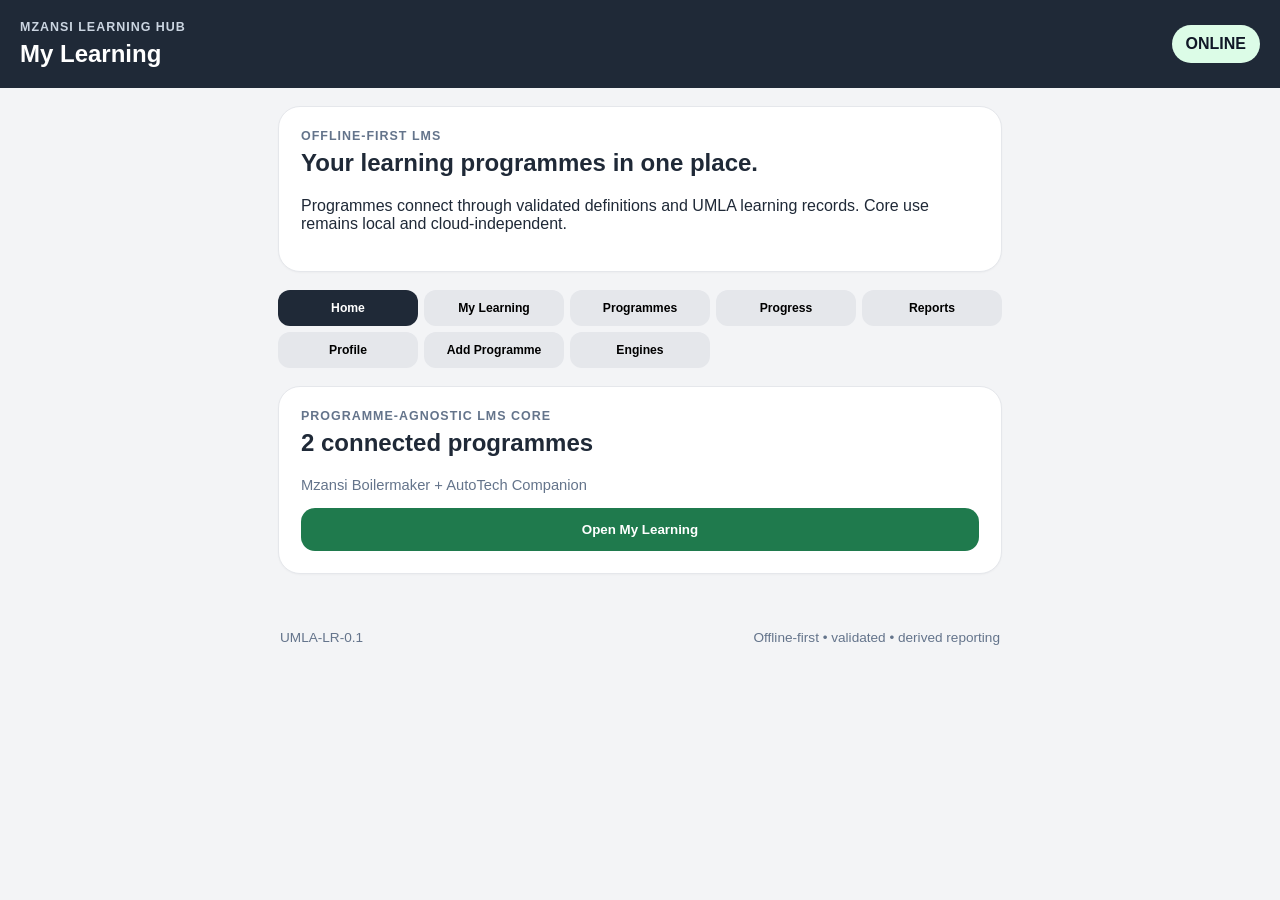
<file: index.html>
<!doctype html>
<html lang="en">
<head>
<meta charset="utf-8">
<meta name="viewport" content="width=device-width,initial-scale=1,viewport-fit=cover">
<meta name="theme-color" content="#1f2937">
<meta name="description" content="Mzansi Learning Hub — robust offline-first learning management system.">
<link rel="manifest" href="./manifest.webmanifest">
<link rel="apple-touch-icon" href="./icons/mzansi-learning-hub-192.png">
<link rel="stylesheet" href="./styles.css">
<title>Mzansi Learning Hub</title>
</head>
<body>
<header class="app-header">
  <div><p class="eyebrow">MZANSI LEARNING HUB</p><h1>My Learning</h1></div>
  <span id="networkStatus" class="status-pill">CHECKING</span>
</header>
<main class="app-main">
<section class="hero-card">
  <p class="eyebrow">OFFLINE-FIRST LMS</p>
  <h2>Your learning programmes in one place.</h2>
  <p>Programmes connect through validated definitions and UMLA learning records. Core use remains local and cloud-independent.</p>
</section>
<nav class="tab-nav" aria-label="Learning Hub sections">
  <button class="tab active" data-view="homeView">Home</button>
  <button class="tab" data-view="learningView">My Learning</button>
  <button class="tab" data-view="programmesView">Programmes</button>
  <button class="tab" data-view="progressView">Progress</button>
  <button class="tab" data-view="reportsView">Reports</button>
  <button class="tab" data-view="profileView">Profile</button>
  <button class="tab" data-view="packageView">Add Programme</button>
  <button class="tab" data-view="enginesView">Engines</button>
</nav>
<section id="homeView" class="view active">
  <section class="panel">
    <p class="eyebrow">PROGRAMME-AGNOSTIC LMS CORE</p>
    <h2 id="homeProgrammeCount">Connected programmes</h2>
    <p id="homeProgrammeNames" class="helper">Loading programme registry…</p>
    <button class="primary-btn" data-open="learningView">Open My Learning</button>
  </section>
</section>
<section id="learningView" class="view">
  <p class="eyebrow">MY LEARNING</p>
  <h2>Active programmes</h2>
  <div id="learningCards" class="card-grid"></div>
</section>
<section id="programmesView" class="view">
  <p class="eyebrow">PROGRAMMES</p>
  <h2>Available now</h2>
  <div id="programmeCards" class="card-grid"></div>
</section>
<section id="progressView" class="view">
  <p class="eyebrow">PROGRESS</p>
  <h2>Verified pathway progress</h2>
  <section class="panel"><div id="progressSummary"><p class="helper">No imported UMLA record yet.</p></div></section>
  <section class="panel">
    <p class="eyebrow">LOCAL HANDOFF</p>
    <h3>Import UMLA records</h3>
    <p class="helper">Choose a UMLA-LR-0.1 record or UMLA-HANDOFF-0.1 package. Records are validated before being stored locally.</p>
    <input id="umlaFileInput" type="file" accept="application/json,.json">
    <button id="importUmlaBtn" class="primary-btn" type="button">Import learning records</button>
    <button id="loadFixtureBtn" class="secondary-btn" type="button">Load 7-event pathway test</button>
    <div id="importResult" class="result-card" aria-live="polite"></div>
  </section>
</section>
<section id="reportsView" class="view">
  <p class="eyebrow">REPORTS</p>
  <h2>Derived learning reports</h2>
  <section class="panel"><div id="reportSummary"><p class="helper">No reportable learning records yet.</p></div></section>
</section>
<section id="profileView" class="view">
  <p class="eyebrow">PROFILE</p>
  <h2>Local-first learner profile</h2>
  <section class="panel"><div id="profileSummary"><p class="helper">Loading local learner identity…</p></div></section>
</section>
<section id="packageView" class="view">
  <p class="eyebrow">PROGRAMME PACKAGE MANAGER</p>
  <h2>Add a standalone PWA</h2>
  <section class="panel">
    <p class="helper">Step 1: describe the PWA. Nothing is registered until you approve it later.</p>
    <form id="programmePackageForm" class="intake-form">
      <label>Programme name<input name="programmeName" required placeholder="e.g. Mzansi Welder"></label>
      <label>Programme ID<input name="programmeId" required placeholder="e.g. mzansi-welder"></label>
      <label>Trade or field<input name="tradeOrField" required placeholder="e.g. Welder"></label>
      <label>Category<select name="category" required><option value="">Choose category</option><option>Artisan</option><option>Technical</option><option>Occupational</option><option>Other</option></select></label>
      <label>Short description<textarea name="shortDescription" rows="3" required placeholder="What is this PWA for?"></textarea></label>
      <label>Qualification ID<input name="qualificationId" placeholder="e.g. SAQA-123456"></label>
      <label>NQF level<input name="nqfLevel" type="number" min="1" max="10" inputmode="numeric"></label>
      <label>PWA launch URL<input name="launchUrl" type="url" required placeholder="https://..."></label>
      <label>Status<select name="status"><option>DRAFT</option><option>PILOT</option><option>ACTIVE</option></select></label>
      <div class="check-row"><label><input name="offlineCapable" type="checkbox"> Offline capable</label><label><input name="installable" type="checkbox"> Installable PWA</label><label><input name="umlaCompatible" type="checkbox"> UMLA compatible</label></div>
      <button class="primary-btn" type="submit">Validate and preview</button>
      <button id="savePackageDraftBtn" class="secondary-btn" type="button">Save draft locally</button>
    </form>
  </section>
  <section class="panel">
    <p class="eyebrow">IMPORT PACKAGE FILE</p>
    <h3>Bring in a package from another Hub</h3>
    <p class="helper">Choose an MLH-PACKAGE-0.1 JSON file. It will be validated and loaded into the form for your review. It will not register automatically.</p>
    <input id="programmePackageFileInput" type="file" accept="application/json,.json">
    <button id="importProgrammePackageBtn" class="secondary-btn" type="button">Validate imported package</button>
    <div id="packageImportResult" class="result-card" aria-live="polite"></div>
  </section>
  <section class="panel">
    <p class="eyebrow">PREVIEW</p>
    <div id="packagePreview"><p class="helper">Complete the form to preview the standalone programme package.</p></div>
  </section>
  <section class="panel">
    <p class="eyebrow">REGISTERED STANDALONE PWAs</p>
    <h3>Manage local programme packages</h3>
    <p class="helper">These packages are stored on this device. Removing one removes only its Hub registration. It does not delete or change the standalone PWA itself.</p>
    <div id="registeredPackageList"><p class="helper">Loading local packages…</p></div>
  </section>
</section>
<section id="enginesView" class="view">
  <p class="eyebrow">OPEN-SOURCE ENGINES</p>
  <h2>Optional local and institutional engines</h2>
  <section class="panel">
    <p class="eyebrow">KOLIBRI • LOCAL NODE</p>
    <h3>Connect an offline learning node</h3>
    <p class="helper">Kolibri is optional. The Hub continues to work without it. This first adapter stores only the local node address and whether the connection is enabled. No password or API token is stored here.</p>
    <form id="kolibriEngineForm" class="intake-form">
      <label>Kolibri local address
        <input name="kolibriBaseUrl" type="url" placeholder="http://192.168.1.10:8080">
      </label>
      <div class="check-row">
        <label><input name="kolibriEnabled" type="checkbox"> Enable Kolibri local-node connection</label>
      </div>
      <button class="primary-btn" type="submit">Save and test local node</button>
      <button id="clearKolibriProfileBtn" class="secondary-btn" type="button">Clear Kolibri profile</button>
    </form>
    <div id="kolibriEngineResult" class="result-card" aria-live="polite"></div>
  </section>
  <section class="panel">
    <p class="eyebrow">MOODLE • INSTITUTIONAL SERVER</p>
    <h3>Reserved for the next adapter</h3>
    <p class="helper">Moodle remains optional and is not connected yet. No paid Moodle service or hosted account is required by the Hub.</p>
  </section>
  <section class="panel">
    <p class="eyebrow">DEPLOYMENT MODES</p>
    <h3>Choose the operating model</h3>
    <div id="deploymentModeCards" class="mode-grid"></div>
  </section>
  <section class="panel">
    <p class="eyebrow">KOLIBRI PILOT READINESS</p>
    <h3>Check LOCAL mode prerequisites</h3>
    <p class="helper">This readiness check does not connect to Kolibri. It confirms whether the minimum low-cost pilot conditions are in place.</p>
    <form id="kolibriPilotForm" class="intake-form">
      <label>Real Kolibri local address
        <input name="pilotKolibriBaseUrl" type="url" placeholder="http://192.168.1.10:8080">
      </label>
      <div class="check-row">
        <label><input name="sameLocalNetwork" type="checkbox"> Phone and Kolibri node are on the same local network</label>
        <label><input name="realLearnerData" type="checkbox"> I am using genuine learner data</label>
      </div>
      <button class="secondary-btn" type="submit">Check pilot readiness</button>
    </form>
    <div id="kolibriPilotResult" class="result-card" aria-live="polite"></div>
  </section>
  <section class="panel">
    <p class="eyebrow">ADAPTER DIAGNOSTICS</p>
    <h3>Verify the universal contract</h3>
    <p class="helper">This checks the Kolibri and Moodle adapter contracts locally. It does not contact either platform and does not use network data.</p>
    <button id="runAdapterDiagnosticsBtn" class="secondary-btn" type="button">Run adapter diagnostics</button>
    <div id="adapterDiagnosticsResult" class="result-card" aria-live="polite"></div>
  </section>
</section>
</main>
<footer class="app-footer"><span>UMLA-LR-0.1</span><span>Offline-first • validated • derived reporting</span></footer>
<script src="./hub-storage.js"></script>
<script src="./umla-import.js"></script>
<script src="./progress-engine.js"></script>
<script src="./lms-core.js"></script>
<script src="./programme-package-manager.js"></script>
<script src="./open-source-engine-bridge.js"></script>
<script src="./deployment-modes.js"></script>
<script src="./adapter-contract.js"></script>
<script src="./open-source-adapters.js"></script>
<script src="./kolibri-adapter.js"></script>
<script src="./app.js"></script>
</body>
</html>
</file>
<file: styles.css>
*{box-sizing:border-box}body{margin:0;font-family:Arial,Helvetica,sans-serif;background:#f3f4f6;color:#1f2937}.app-header{display:flex;justify-content:space-between;align-items:center;padding:20px;background:#1f2937;color:#fff;position:sticky;top:0;z-index:5}.app-header h1{margin:2px 0 0;font-size:1.5rem}.eyebrow{margin:0 0 6px;font-size:.78rem;font-weight:800;letter-spacing:.08em;color:#64748b}.app-header .eyebrow{color:#cbd5e1}.status-pill{background:#e5e7eb;color:#111827;border-radius:999px;padding:10px 14px;font-weight:700}.app-main{max-width:760px;margin:0 auto;padding:18px}.hero-card,.panel,.programme-card{background:#fff;border:1px solid #e5e7eb;border-radius:22px;padding:22px;margin-bottom:18px;box-shadow:0 1px 2px rgba(0,0,0,.03)}.hero-card h2,.panel h2{margin-top:0}.tab-nav{display:grid;grid-template-columns:repeat(5,1fr);gap:6px;margin:0 0 18px}.tab{border:0;border-radius:12px;padding:11px 5px;background:#e5e7eb;font-size:.76rem;font-weight:700}.tab.active{background:#1f2937;color:#fff}.view{display:none}.view.active{display:block}.card-grid{display:grid;gap:14px}.programme-card h3{margin:4px 0 8px}.programme-meta{font-size:.9rem;color:#64748b}.primary-btn,.programme-link{display:inline-block;width:100%;border:0;border-radius:14px;background:#1f7a4d;color:#fff;padding:14px 16px;font-weight:800;text-align:center;text-decoration:none}.helper{color:#64748b;font-size:.92rem}.progress-row{display:flex;justify-content:space-between;gap:12px;align-items:center;margin-bottom:12px}.progress-track{height:12px;border-radius:999px;background:#e5e7eb;overflow:hidden}.progress-fill{height:100%;background:#1f7a4d}.app-footer{display:flex;justify-content:space-between;gap:15px;padding:20px;color:#64748b;font-size:.85rem;max-width:760px;margin:0 auto}@media(max-width:540px){.app-header{padding:16px}.app-main{padding:14px}.tab{font-size:.7rem;padding:10px 2px}.progress-row{align-items:flex-start;flex-direction:column}.hero-card,.panel,.programme-card{padding:18px;border-radius:18px}}

.intake-form{display:grid;gap:14px}.intake-form label{display:grid;gap:6px;font-weight:700}.intake-form input,.intake-form select,.intake-form textarea{width:100%;border:1px solid #cbd5e1;border-radius:12px;padding:12px;font:inherit;background:#fff}.check-row{display:grid;gap:10px}.check-row label{display:flex;align-items:center;gap:8px;font-weight:600}.check-row input{width:auto}.secondary-btn{display:inline-block;width:100%;border:1px solid #cbd5e1;border-radius:14px;background:#fff;color:#1f2937;padding:13px 16px;font-weight:800;text-align:center;margin-top:8px}

.package-manage-card{border:1px solid #e5e7eb;border-radius:16px;padding:16px;margin-top:12px;background:#f8fafc}.package-manage-card h4{margin:4px 0 8px;font-size:1.05rem}.package-actions{display:grid;gap:8px;margin-top:12px}.danger-btn{width:100%;border:1px solid #b91c1c;border-radius:14px;background:#fff;color:#991b1b;padding:13px 16px;font-weight:800}.package-detail{margin-top:12px;padding:12px;border-radius:12px;background:#fff;border:1px solid #e5e7eb}.package-detail p{margin:7px 0;font-size:.9rem;word-break:break-word}

#programmePackageFileInput{width:100%;margin:8px 0 4px}.result-card{margin-top:12px;padding:12px;border-radius:12px;background:#f8fafc;border:1px solid #e5e7eb}.result-card:empty{display:none}

.health-box{margin:12px 0;padding:12px;border:1px solid #cbd5e1;border-radius:14px;background:#fff}.health-title{margin:0 0 8px}.health-row{display:flex;justify-content:space-between;gap:12px;padding:7px 0;border-bottom:1px solid #e5e7eb;font-size:.9rem}.health-row:last-of-type{border-bottom:0}.health-ready{border-color:#86efac}.health-ready_with_warnings{border-color:#facc15}.health-blocked{border-color:#fca5a5}.health-blocker{color:#991b1b;font-size:.9rem}

.activation-box{margin:12px 0;padding:12px;border:1px solid #cbd5e1;border-radius:14px;background:#f8fafc}.activation-title{margin:0 0 8px}.activation-pill{display:inline-block;margin:4px 0 10px;padding:6px 10px;border-radius:999px;background:#e5e7eb;font-size:.78rem;font-weight:800;letter-spacing:.04em}.secondary-btn:disabled{opacity:.55;cursor:not-allowed}

.pathway-connect{margin-top:14px;padding-top:12px;border-top:1px solid #e5e7eb}.pathway-file-input{width:100%;margin:4px 0}

#enginesView .panel h3{margin-top:4px}#kolibriEngineResult{word-break:break-word}

.diag-row{display:flex;justify-content:space-between;gap:12px;align-items:center;padding-top:10px;margin-top:10px;border-top:1px solid #e5e7eb}
.diag-row:first-of-type{border-top:0}

.mode-grid{display:grid;gap:12px}.mode-card{border:1px solid #e5e7eb;border-radius:16px;padding:14px;background:#f8fafc}.mode-card p{margin:8px 0}
</file>
